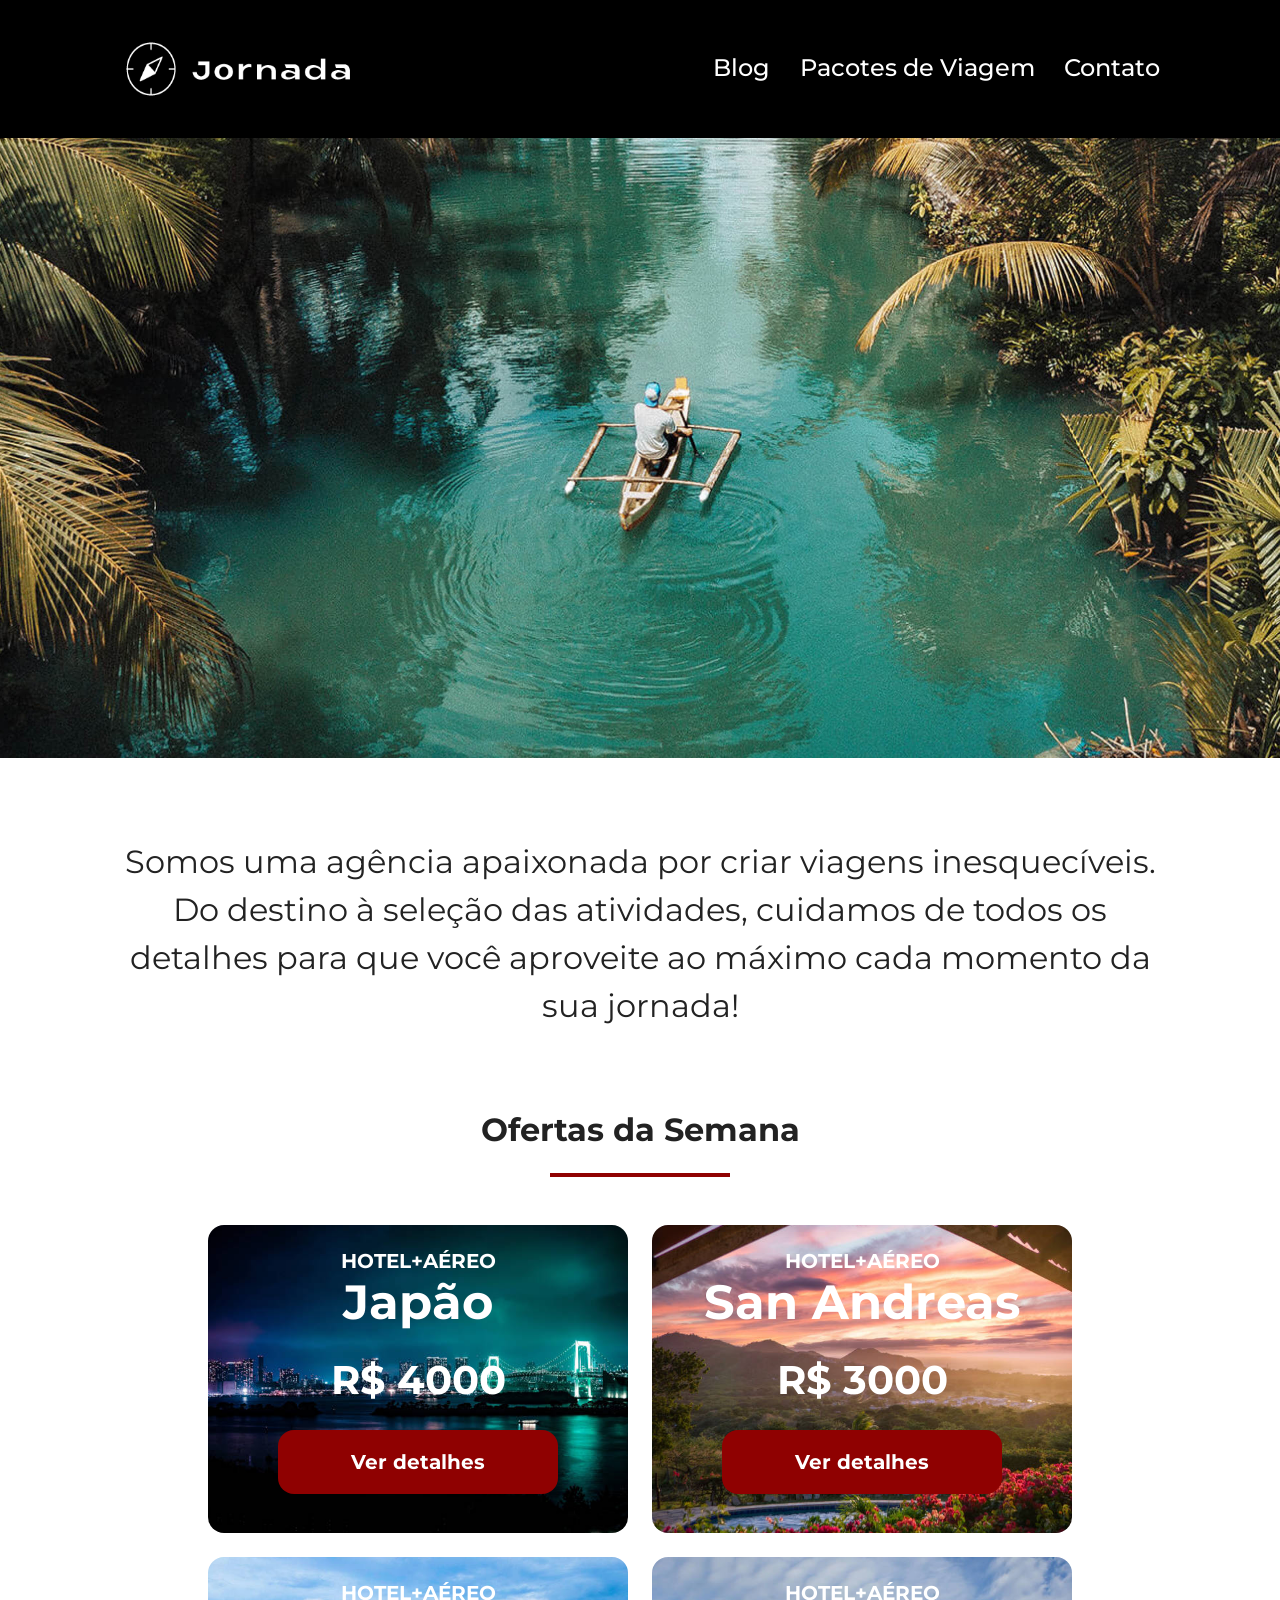
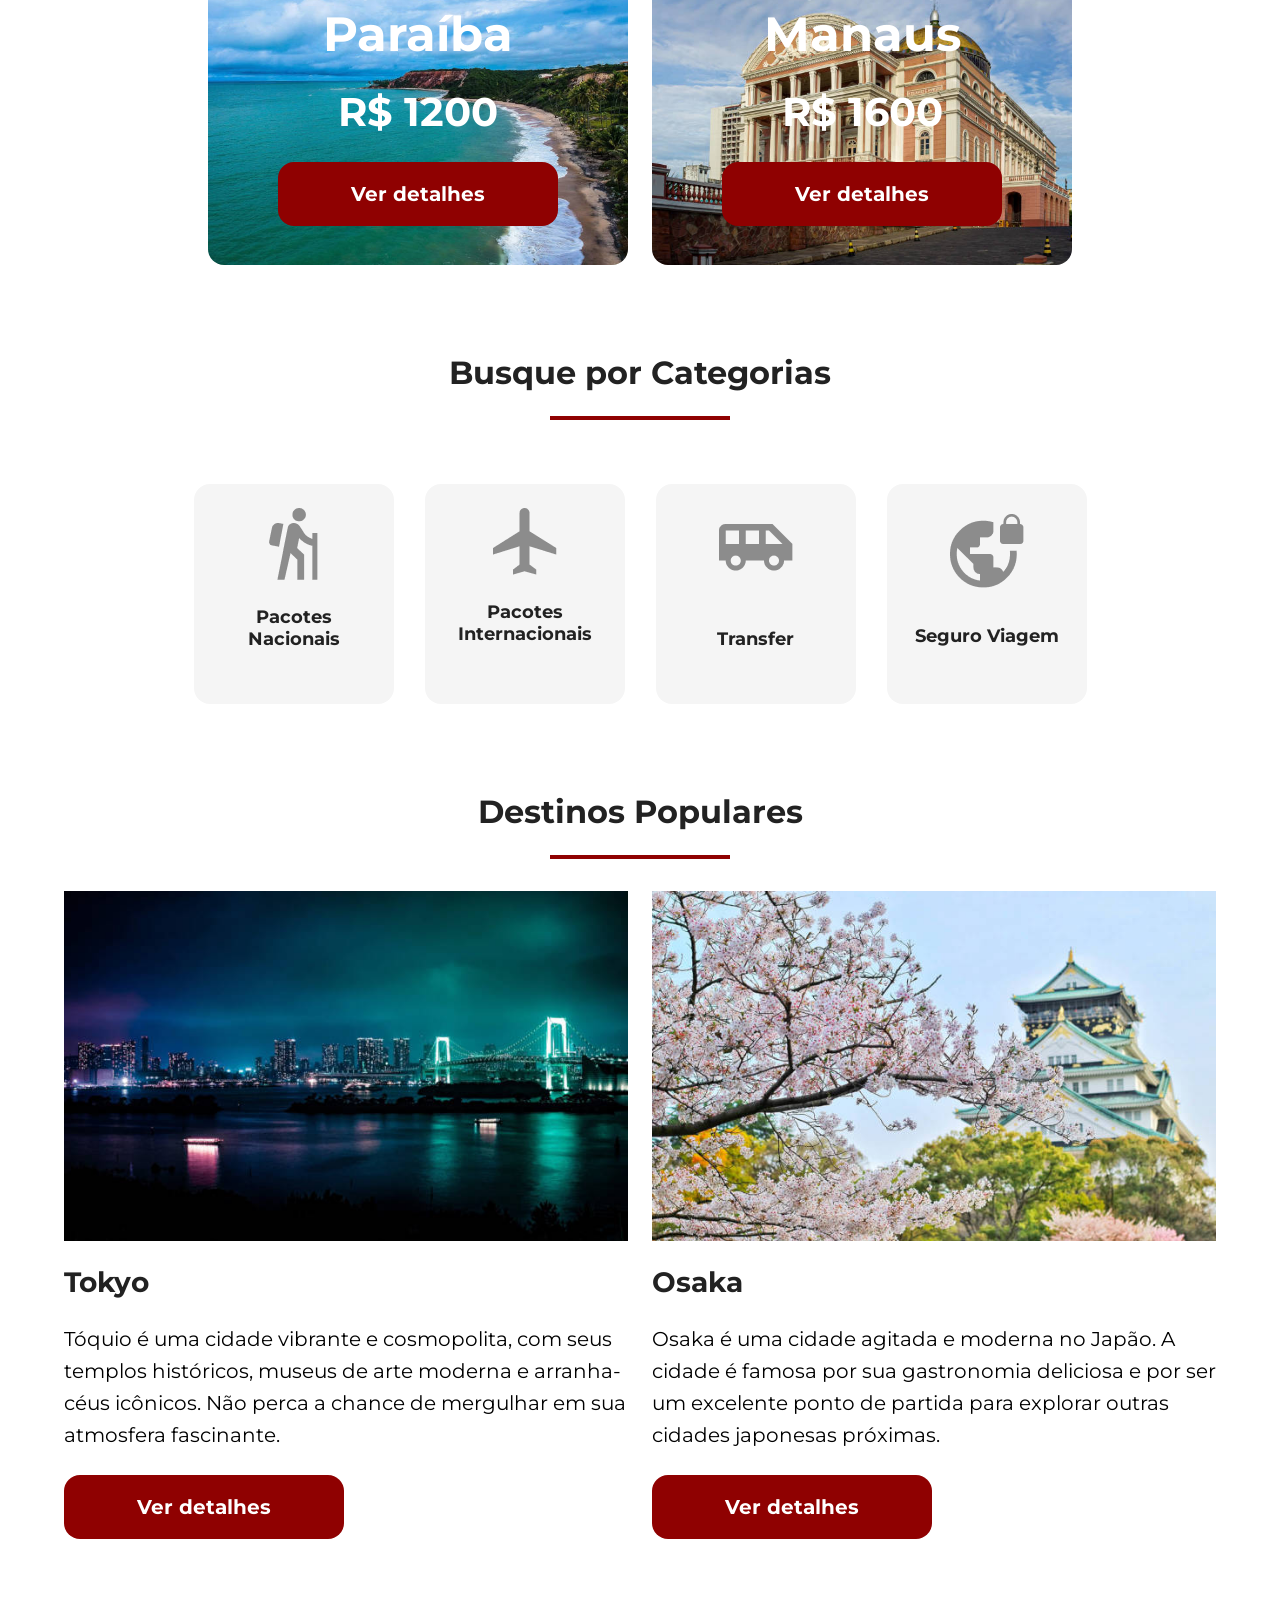
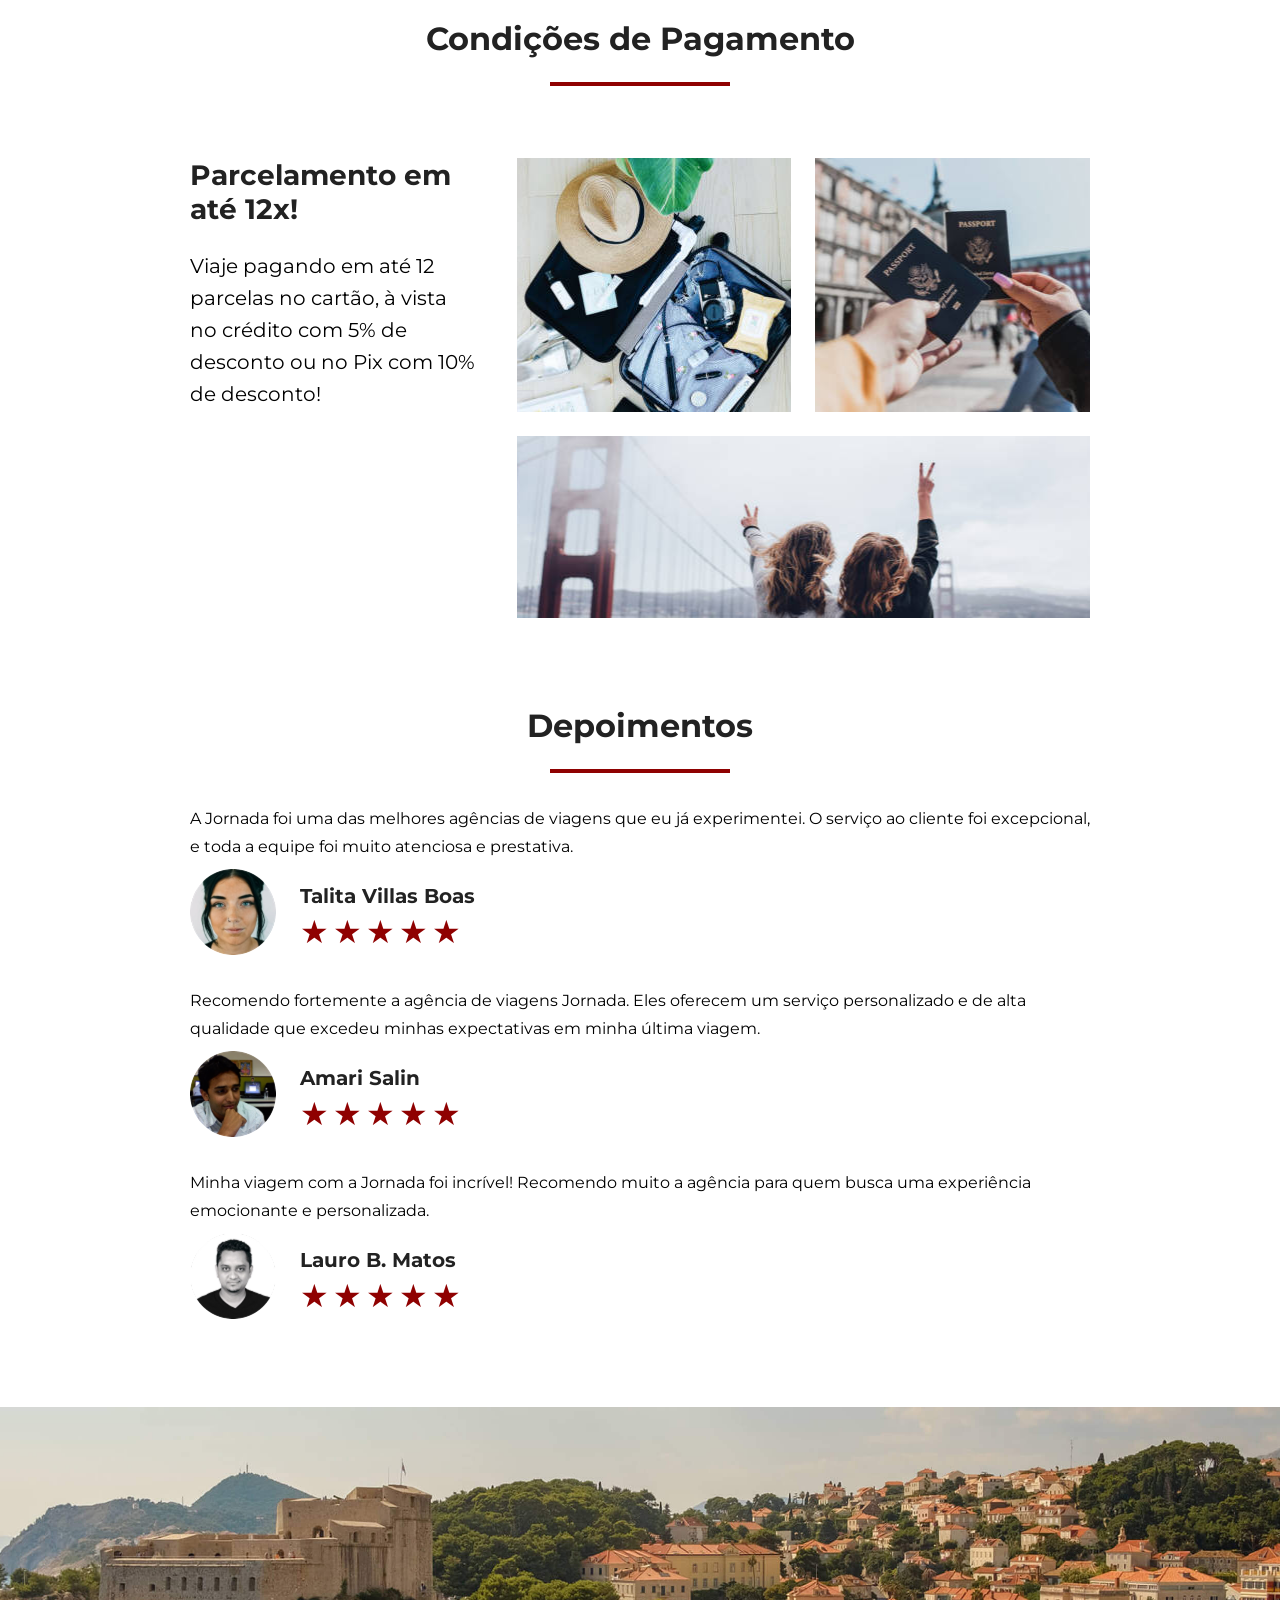
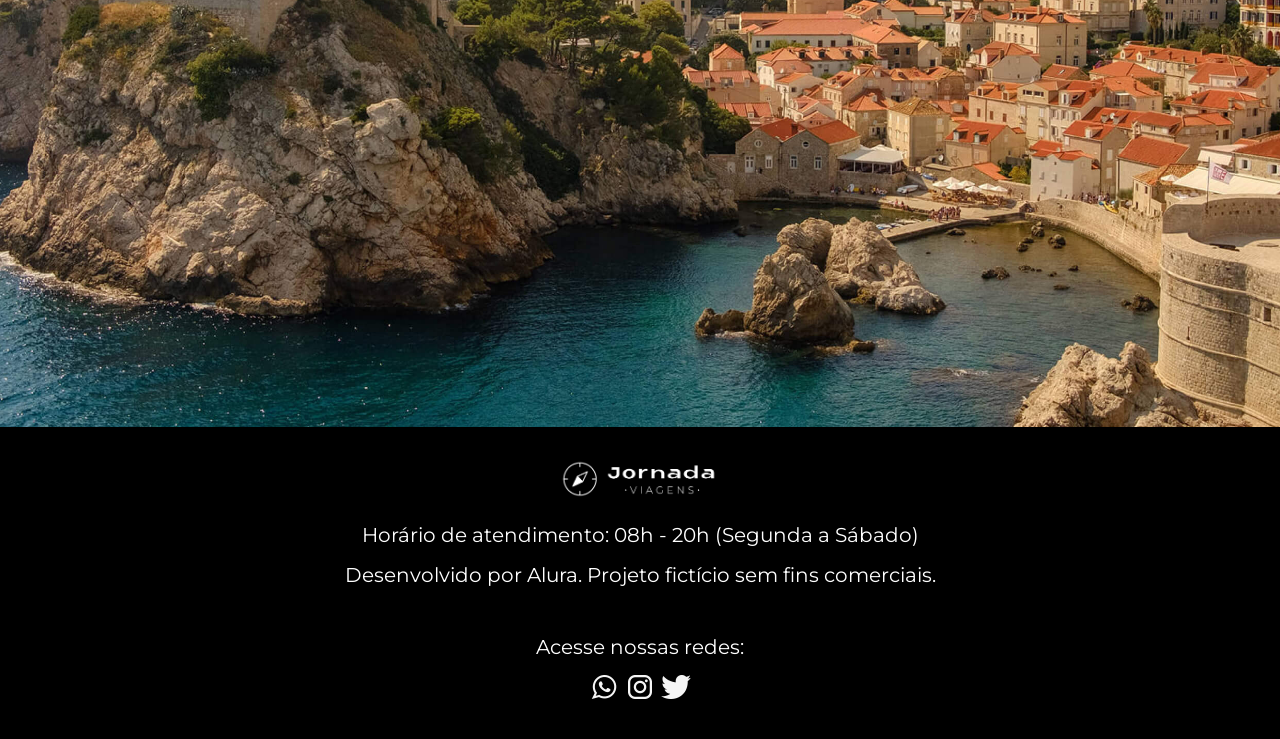
<file: index.html>
<!doctype html>
<html lang="pt-BR">
  <head>
    <meta charset="UTF-8" />
    <meta name="viewport" content="width=device-width, initial-scale=1.0" />
    <meta name="description" content="Jornada Viagens, uma agência apaixonada por criar viagens inesquecíveis."/>

    <link rel="icon" href="favico.svg" type="image/svg+xml"/>
    <link rel="stylesheet" href="css/style.css" />

    <meta name="og:title" content="Jornada Viagens">
    <meta name="og:description" content="Jornada Viagens, uma agência apaixonada por criar viagens inesquecíveis.">
    <meta name="og:image" content="">
    <meta name="og:type" content="website">
    <meta name="og:url" content="">

    <title>Jornada Viagens</title>
  </head>
  <body>
    <header class="main-header">
      <a href="index.html" title="voltar à página inicial" class="logo">
        <img
          class="logo-mobile"
          src="img/bussola-jornada-branca.png"
          alt="Logo da Jornada Viagens"
        />
        <img
          class="logo-desktop"
          src="img/bussola-texto-jornada-branca.png"
          alt="Logo da Jornada Viagens"
        />
      </a>
      <div class="menu-navigation">
        <label for="menu-toggle" class="menu-label"
          ><img src="img/menu.png" alt="Menu" class="menu-hamburguer" />
        </label>
        <input type="checkbox" id="menu-toggle" class="menu-toggle" hidden />
        <nav class="menu">
          <ul class="menu-list">
            <li>
              <a href="blog.html" target="_blank" title="Acessar o blog"
                >Blog</a
              >
            </li>
            <li>
              <a
                href="packages.html"
                title="Acessar pacotes de viagem"
                >Pacotes de Viagem</a
              >
            </li>
            <li>
              <a href="contato.html" target="_blank" title="Entrar em contato"
                >Contato</a
              >
            </li>
          </ul>
        </nav>
      </div>
    </header>
    <main>
    <section class="hero">
      <div class="hero-image"></div>
      <h2 class="hero-title">
        Somos uma agência apaixonada por criar viagens inesquecíveis. Do destino
        à seleção das atividades, cuidamos de todos os detalhes para que você
        aproveite ao máximo cada momento da sua jornada!
      </h2>
    </section>
    <section class="offers">
      <div class="section-title">
        <h2>Ofertas da Semana</h2>
        <hr class="divider" />
      </div>
      <div class="offers-cards">
        <article class="card japao">
          <header>
            <p>HOTEL+AÉREO</p>
            <h3>
              Japão <br />
              <span>R$ 4000</span>
            </h3>
          </header>
          <footer>
            <a href="#" class="button">Ver detalhes</a>
          </footer>
        </article>
        <article class="card san-andreas">
          <header>
            <p>HOTEL+AÉREO</p>
            <h3>
              San Andreas <br />
              <span>R$ 3000</span>
            </h3>
          </header>
          <footer>
            <a href="#" class="button">Ver detalhes</a>
          </footer>
        </article>
        <article class="card paraiba">
          <header>
            <p>HOTEL+AÉREO</p>
            <h3>
              Paraíba <br />
              <span>R$ 1200</span>
            </h3>
          </header>
          <footer>
            <a href="#" class="button">Ver detalhes</a>
          </footer>
        </article>
        <article class="card manaus">
          <header>
            <p>HOTEL+AÉREO</p>
            <h3>
              Manaus <br />
              <span>R$ 1600</span>
            </h3>
          </header>
          <footer>
            <a href="#" class="button">Ver detalhes</a>
          </footer>
        </article>
      </div>
    </section>
    <section class="categories">
      <div class="section-title">
        <h2>Busque por Categorias</h2>
        <hr class="divider" />
      </div>
      <div class="categories-cards">
        <a href="#" target="_blank" class="card pacotes-nacionais">
          <img
            src="img/icon-pacotes-nacionais.png"
            alt="icone de pacotes nacionais"
          />
          <h3>Pacotes Nacionais</h3>
        </a>
        <a href="#" target="_blank" class="card pacotes-internacionais">
          <img
            src="img/icon-pacotes-internacionais.png"
            alt="icone de pacotes internacionais"
          />
          <h3>Pacotes Internacionais</h3>
        </a>
        <a href="#" target="_blank" class="card transfer single-line">
          <img src="img/icon-transfer.png" alt="icone de transfer" />
          <h3>Transfer</h3>
        </a>
        <a href="#" target="_blank" class="card seguro-viagem single-line">
          <img
            src="img/icon-seguro-viagem.png"
            alt="icone de seguro de viagem"
          />
          <h3>Seguro Viagem</h3>
        </a>
      </div>
    </section>
    <section class="destinations">
      <div class="section-title">
        <h2>Destinos Populares</h2>
        <hr class="divider" />
      </div>
      <div class="destinations-items">
        <article class="item tokyo">
          <div class="item-image tokyo"></div>
          <header>
            <h3 class="content-title">Tokyo</h3>
          </header>
          <p class="content-text">
            Tóquio é uma cidade vibrante e cosmopolita, com seus templos
            históricos, museus de arte moderna e arranha-céus icônicos. Não
            perca a chance de mergulhar em sua atmosfera fascinante.
          </p>
          <footer>
            <a
              href="#"
              class="button"
              target="_blank"
              title="Veja mais detalhes do destino Tokyo"
              >Ver detalhes</a
            >
          </footer>
        </article>
        <article class="item osaka">
          <div class="item-image osaka"></div>
          <header>
            <h3 class="content-title">Osaka</h3>
          </header>
          <p class="content-text">
            Osaka é uma cidade agitada e moderna no Japão. A cidade é famosa por
            sua gastronomia deliciosa e por ser um excelente ponto de partida
            para explorar outras cidades japonesas próximas.
          </p>
          <footer>
            <a
              href="#"
              class="button"
              target="_blank"
              title="Veja mais detalhes do destino Osaka"
              >Ver detalhes</a
            >
          </footer>
        </article>
      </div>
    </section>
    <section class="payments">
      <div class="section-title">
        <h2>Condições de Pagamento</h2>
        <hr class="divider" />
      </div>
      <div class="text-content">
        <h3 class="content-title">Parcelamento em até 12x!</h3>
        <p class="content-text">Viaje pagando em até 12 parcelas no cartão, à vista no crédito com 5% de desconto ou no Pix com 10% de desconto! </p>
      </div>
      <div class="image-content">
        <div class="image-pay bag"></div>
        <div class="image-pay passport"></div>
        <div class="image-pay people"></div>
      </div>
    </section>
    <section class="testimonials">
       <div class="section-title">
        <h2>Depoimentos</h2>
        <hr class="divider" />
      </div>
      <div class="testimonials-container">
        <article>
          <header>
            <p>A Jornada foi uma das melhores agências de viagens que eu já experimentei. O serviço ao cliente foi excepcional, e toda a equipe foi muito atenciosa e prestativa.</p>
          </header>
          <footer>
            <img src="img/avatar-talita.png" alt="imagem de perfil da cliente Talita Villas Boas">
            <div class="profile-content">
              <h3>Talita Villas Boas</h3>
              <div class="rating">
                <span class="star">★</span>
                <span class="star">★</span>
                <span class="star">★</span>
                <span class="star">★</span>
                <span class="star">★</span>
              </div>
            </div>
          </footer>
        </article>
        <article>
          <header>
            <p>Recomendo fortemente a agência de viagens Jornada. Eles oferecem um serviço personalizado e de alta qualidade que excedeu minhas expectativas em minha última viagem.</p>
          </header>
          <footer>
            <img src="img/avatar-amari.png" alt="imagem de perfil do cliente Amari Salin">
            <div class="profile-content">
              <h3>Amari Salin</h3>
              <div class="rating">
                <span class="star">★</span>
                <span class="star">★</span>
                <span class="star">★</span>
                <span class="star">★</span>
                <span class="star">★</span>
              </div>
          </footer>
        </article>
        <article>
          <header>
            <p>Minha viagem com a Jornada foi incrível! Recomendo muito a agência para quem busca uma experiência emocionante e personalizada.</p>
          </header>
          <footer>
            <img src="img/avatar-lauro.png" alt="imagem de perfil do cliente Lauro B. Matos">
            <div class="profile-content">
              <h3>Lauro B. Matos</h3>
              <div class="rating">
                <span class="star">★</span>
                <span class="star">★</span>
                <span class="star">★</span>
                <span class="star">★</span>
                <span class="star">★</span>
              </div>
          </footer>
        </article>
      </div>
    </section>
    <section class="hero">
      <div class="hero-image-footer"></div>
    </section>
    </main>
    <footer class="main-footer">
      <div class="footer-content">
        <img src="img/logo-jornada-footer-branca.png" alt="Logo Jornada Viagens do Rodape" class="logo-jornada-footer">
        <p>Horário de atendimento: 08h - 20h (Segunda a Sábado)</p>
        <p>Desenvolvido por Alura. Projeto fictício sem fins comerciais.</p>
      </div>
      <div class="social-media">
        <p>Acesse nossas redes:</p>
        <a href="#" title="Entre em contato pelo whatsapp do Jornada Viagens" class="logo-rede-social">
          <img src="img/icon-whatsapp.png" alt="icone do logo do whatsapp">
        </a>
        <a href="#" title="Acesse o Instagram do Jornada Viagens" class="logo-rede-social">
          <img src="img/icon-instragam.png" alt="icone do logo do instagram">
        </a>
        <a href="#" title="Acesse o Twiter do Jornada Viagens" class="logo-rede-social">
          <img src="img/icon-twiter.png" alt="icone do logo do twiter">
        </a>
      </div>
    </footer>
  </body>
</html>
</file>
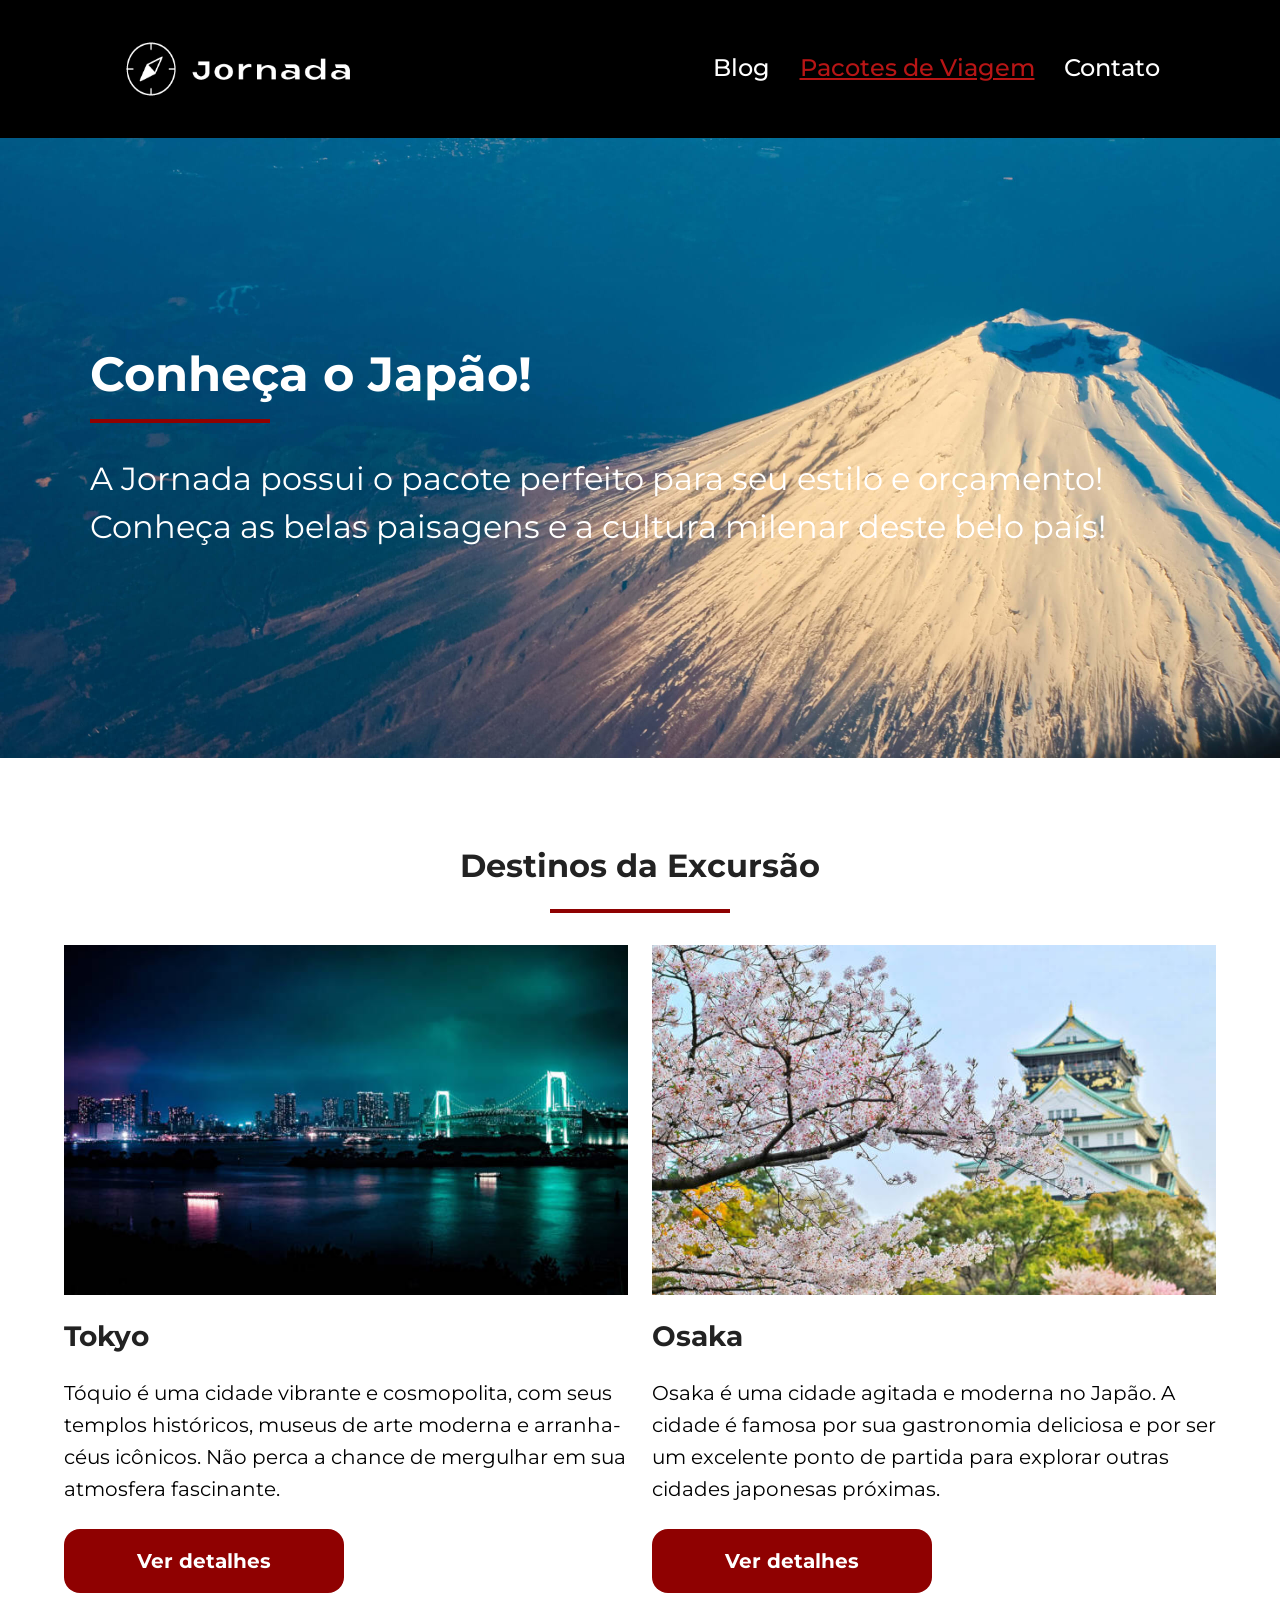
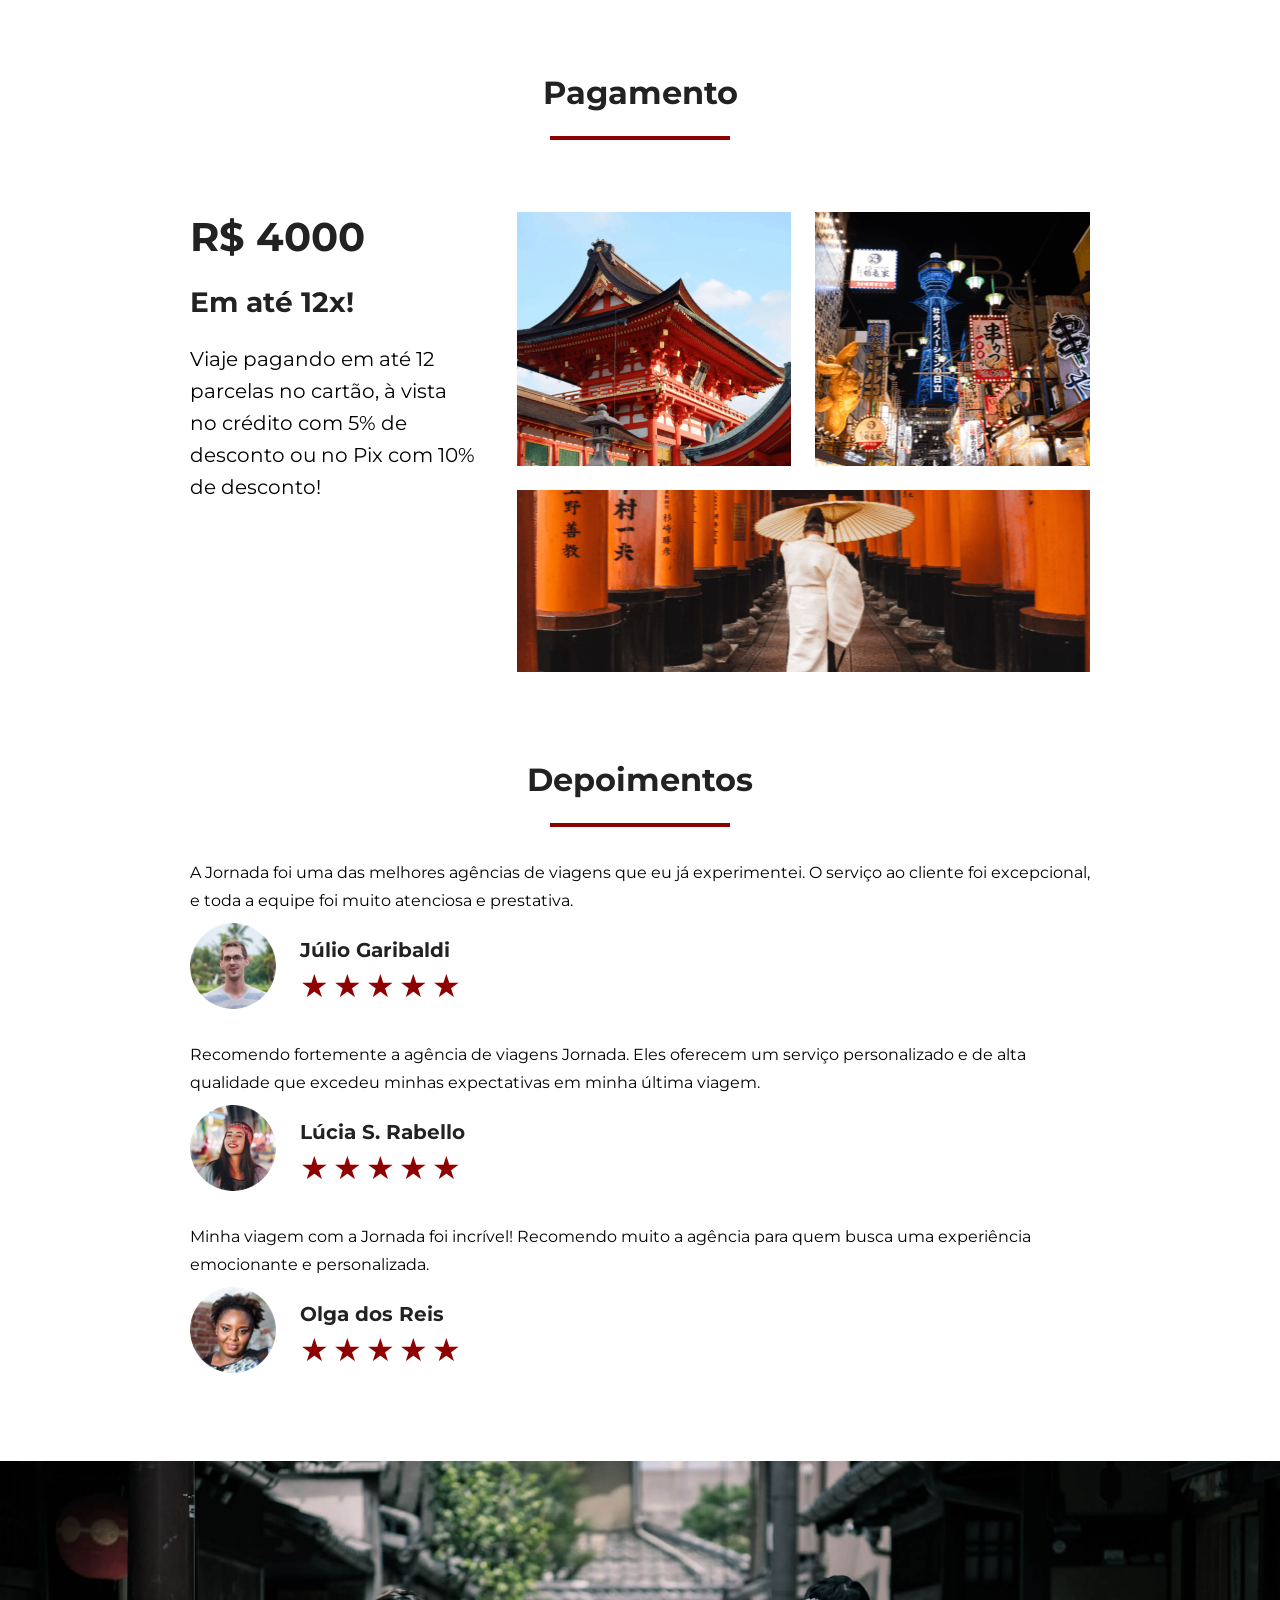
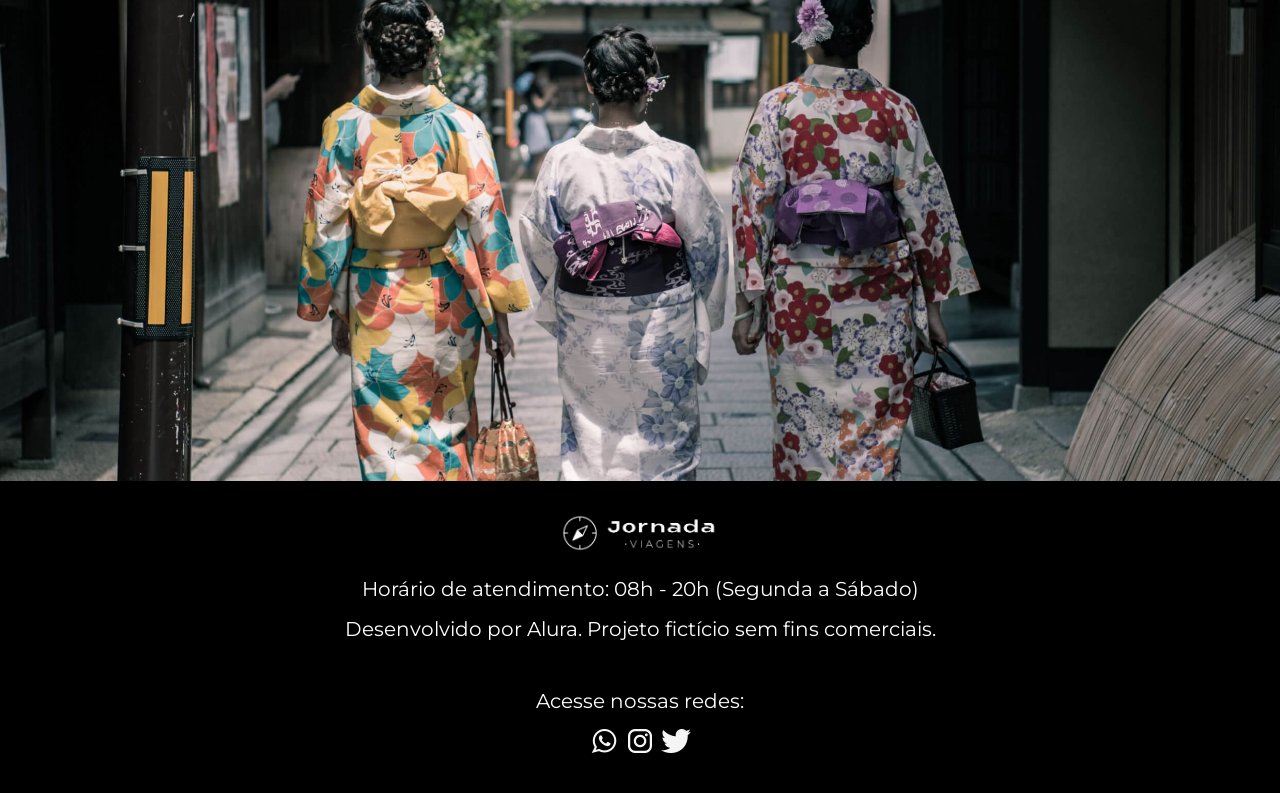
<file: packages.html>
<!doctype html>
<html lang="pt-BR">
  <head>
    <meta charset="UTF-8" />
    <meta name="viewport" content="width=device-width, initial-scale=1.0" />
    <title>Pacotes de Viagem</title>

    <link rel="icon" href="favico.svg" type="image/svg+xml" />
    <link rel="stylesheet" href="css/style.css" />
  </head>
  <body>
    <header class="main-header">
      <a href="index.html" title="voltar à página inicial" class="logo">
        <img
          class="logo-mobile"
          src="img/bussola-jornada-branca.png"
          alt="Logo da Jornada Viagens"
        />
        <img
          class="logo-desktop"
          src="img/bussola-texto-jornada-branca.png"
          alt="Logo da Jornada Viagens"
        />
      </a>
      <div class="menu-navigation">
        <label for="menu-toggle" class="menu-label"
          ><img src="img/menu.png" alt="Menu" class="menu-hamburguer" />
        </label>
        <input type="checkbox" id="menu-toggle" class="menu-toggle" hidden />
        <nav class="menu">
          <ul class="menu-list">
            <li>
              <a href="blog.html" target="_blank" title="Acessar o blog"
                >Blog</a
              >
            </li>
            <li>
              <a class="packages-link"
                href="packages.html"
                title="Acessar pacotes de viagem"
                >Pacotes de Viagem</a
              >
            </li>
            <li>
              <a href="contato.html" target="_blank" title="Entrar em contato"
                >Contato</a
              >
            </li>
          </ul>
        </nav>
      </div>
    </header>

    <main>
      <section class="hero-packages">
        <div class="hero-image-packages"></div>
        <div class="hero-content-packages">
        <h2 class="hero-title-packages">Conheça o Japão!</h2>
        <hr class="divider" />
        <p class="hero-packages-content">
          A Jornada possui o pacote perfeito para seu estilo e orçamento!
          Conheça as belas paisagens e a cultura milenar deste belo país!
        </p>
        </div>
      </section>

      <section class="destinations">
      <div class="section-title">
        <h2>Destinos da Excursão</h2>
        <hr class="divider" />
      </div>
      <div class="destinations-items">
        <article class="item tokyo">
          <div class="item-image tokyo"></div>
          <header>
            <h3 class="content-title">Tokyo</h3>
          </header>
          <p class="content-text">
            Tóquio é uma cidade vibrante e cosmopolita, com seus templos
            históricos, museus de arte moderna e arranha-céus icônicos. Não
            perca a chance de mergulhar em sua atmosfera fascinante.
          </p>
          <footer>
            <a
              href="#"
              class="button"
              target="_blank"
              title="Veja mais detalhes do destino Tokyo"
              >Ver detalhes</a
            >
          </footer>
        </article>
        <article class="item osaka">
          <div class="item-image osaka"></div>
          <header>
            <h3 class="content-title">Osaka</h3>
          </header>
          <p class="content-text">
            Osaka é uma cidade agitada e moderna no Japão. A cidade é famosa por
            sua gastronomia deliciosa e por ser um excelente ponto de partida
            para explorar outras cidades japonesas próximas.
          </p>
          <footer>
            <a
              href="#"
              class="button"
              target="_blank"
              title="Veja mais detalhes do destino Osaka"
              >Ver detalhes</a
            >
          </footer>
        </article>
      </div>
    </section>

    <section class="payments">
      <div class="section-title">
        <h2>Pagamento</h2>
        <hr class="divider" />
      </div>
      <div class="text-content">
        <h3 class="content-title value">R$ 4000</h3>
        <p class="content-title">Em até 12x!</p>
        <p class="content-text">Viaje pagando em até 12 parcelas no cartão, à vista no crédito com 5% de desconto ou no Pix com 10% de desconto! </p>
      </div>
      <div class="image-content">
        <div class="image-pay japan1"></div>
        <div class="image-pay japan2"></div>
        <div class="image-pay japan3"></div>
      </div>
    </section>

    <section class="testimonials">
       <div class="section-title">
        <h2>Depoimentos</h2>
        <hr class="divider" />
      </div>
      <div class="testimonials-container">
        <article>
          <header>
            <p>A Jornada foi uma das melhores agências de viagens que eu já experimentei. O serviço ao cliente foi excepcional, e toda a equipe foi muito atenciosa e prestativa.</p>
          </header>
          <footer>
            <img src="img/avatar-julio.png" alt="imagem de perfil do cliente Júlio Garibaldi">
            <div class="profile-content">
              <h3>Júlio Garibaldi</h3>
              <div class="rating">
                <span class="star">★</span>
                <span class="star">★</span>
                <span class="star">★</span>
                <span class="star">★</span>
                <span class="star">★</span>
              </div>
            </div>
          </footer>
        </article>
        <article>
          <header>
            <p>Recomendo fortemente a agência de viagens Jornada. Eles oferecem um serviço personalizado e de alta qualidade que excedeu minhas expectativas em minha última viagem.</p>
          </header>
          <footer>
            <img src="img/avatar-lucia.png" alt="imagem de perfil da cliente Lúcia S. Rabello">
            <div class="profile-content">
              <h3>Lúcia S. Rabello</h3>
              <div class="rating">
                <span class="star">★</span>
                <span class="star">★</span>
                <span class="star">★</span>
                <span class="star">★</span>
                <span class="star">★</span>
              </div>
          </footer>
        </article>
        <article>
          <header>
            <p>Minha viagem com a Jornada foi incrível! Recomendo muito a agência para quem busca uma experiência emocionante e personalizada.</p>
          </header>
          <footer>
            <img src="img/avatar-olga.png" alt="imagem de perfil da cliente Olga dos Reis">
            <div class="profile-content">
              <h3>Olga dos Reis</h3>
              <div class="rating">
                <span class="star">★</span>
                <span class="star">★</span>
                <span class="star">★</span>
                <span class="star">★</span>
                <span class="star">★</span>
              </div>
          </footer>
        </article>
      </div>
    </section>

    <section class="hero">
      <div class="hero-image-footer packages"></div>
    </section>
    </main>
    <footer class="main-footer">
      <div class="footer-content">
        <img src="img/logo-jornada-footer-branca.png" alt="Logo Jornada Viagens do Rodape" class="logo-jornada-footer">
        <p>Horário de atendimento: 08h - 20h (Segunda a Sábado)</p>
        <p>Desenvolvido por Alura. Projeto fictício sem fins comerciais.</p>
      </div>
      <div class="social-media">
        <p>Acesse nossas redes:</p>
        <a href="#" title="Entre em contato pelo whatsapp do Jornada Viagens" class="logo-rede-social">
          <img src="img/icon-whatsapp.png" alt="icone do logo do whatsapp">
        </a>
        <a href="#" title="Acesse o Instagram do Jornada Viagens" class="logo-rede-social">
          <img src="img/icon-instragam.png" alt="icone do logo do instagram">
        </a>
        <a href="#" title="Acesse o Twiter do Jornada Viagens" class="logo-rede-social">
          <img src="img/icon-twiter.png" alt="icone do logo do twiter">
        </a>
      </div>
    </footer>
  </body>
</html>
</file>
<file: css/style.css>
@import url(global.css);
@import url(header.css);
@import url(hero.css);
@import url(offers.css);
@import url(categories.css);
@import url(destinations.css);
@import url(payments.css);
@import url(testimonials.css);
@import url(footer.css);
</file>
